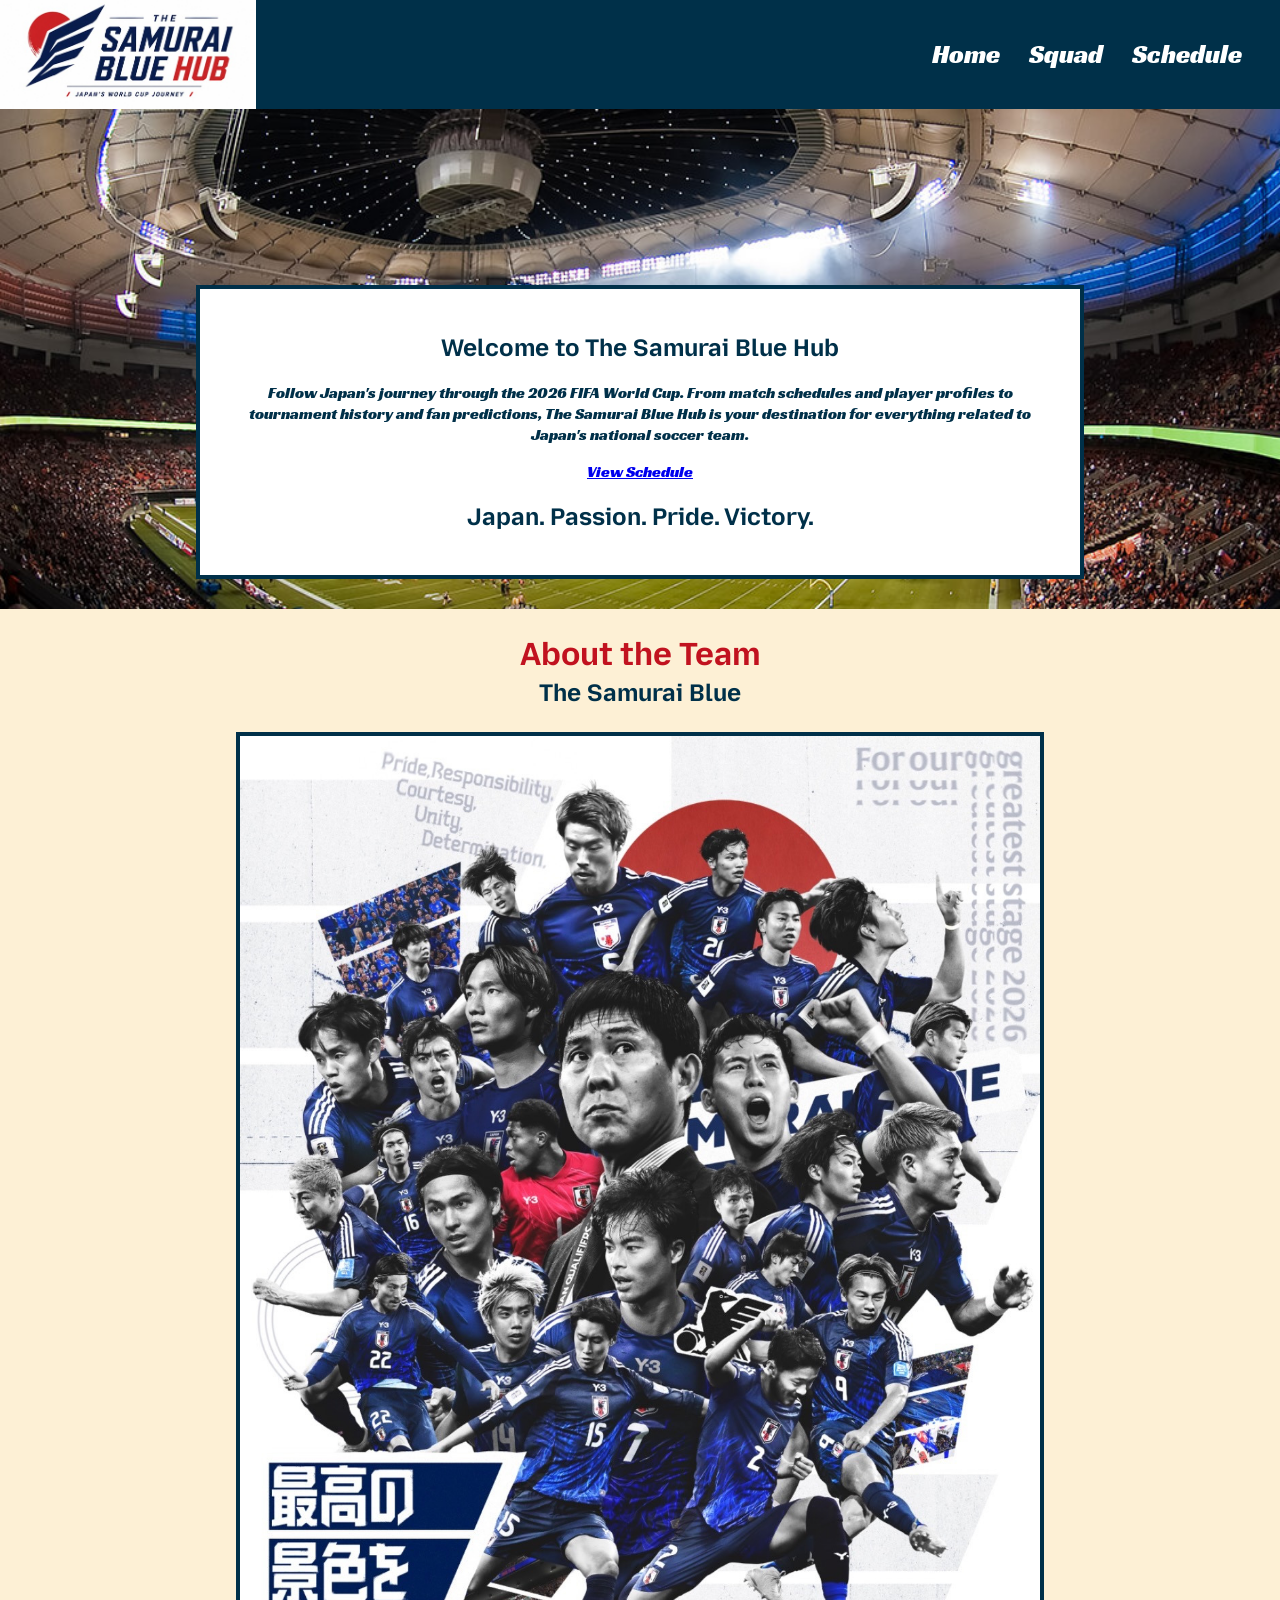
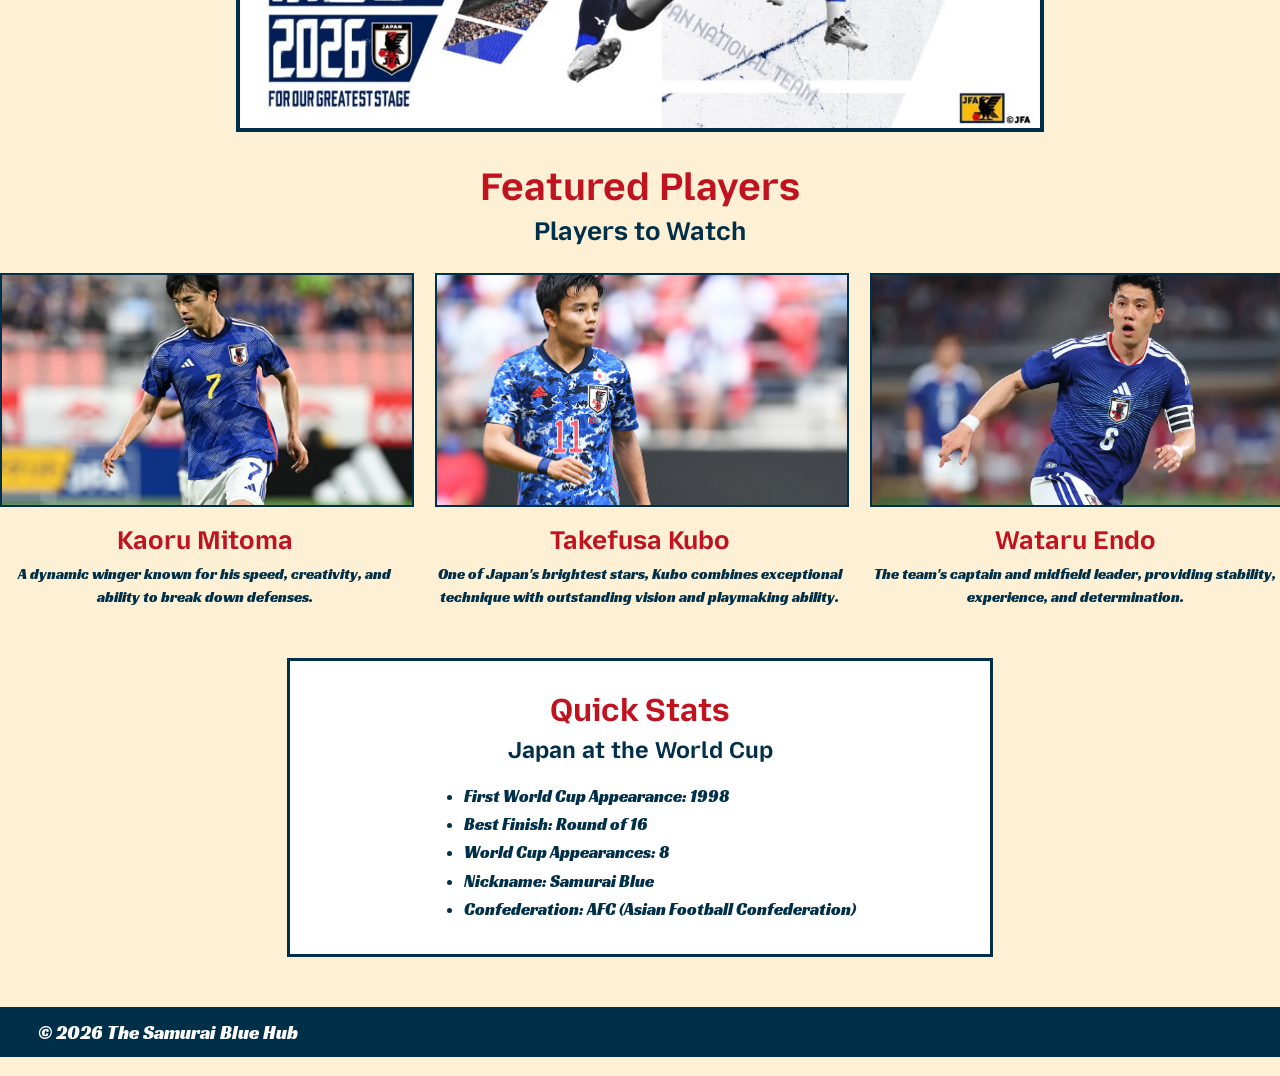
<file: index.html>
<!DOCTYPE html>
<html lang="en">
<head>
    <meta charset="UTF-8">
    <meta name="viewport" content="width=device-width, initial-scale=1.0">
    <title>The Samurai Blue Hub</title>
    <link rel="stylesheet" href="styles/style.css">
</head>

<body>
    <header>
        <img src="images/Logo.jpg" alt="The Samurai Blue Hub Logo">

        <nav>
            <a href="index.html">Home</a>
            <a href="squad.html">Squad</a>
            <a href="schedule.html">Schedule</a>
            <!-- Verify other pages -->
        </nav>
    </header>

    <main>

    <section class="hero">
        <img src="images/BC_Place.jpg" alt="BC Place Stadium">
       
       <div class="hero-text">
        <h1>Welcome to The Samurai Blue Hub</h1>
        <p>Follow Japan's journey through the 2026 FIFA World Cup. From match schedules and player profiles to tournament history and fan predictions, The Samurai Blue Hub is your destination for everything related to Japan's national soccer team.</p>
        <a href="schedule.html">View Schedule</a>
        <h2>Japan. Passion. Pride. Victory.</h2>
       </div>

    </section>

    <section class="about-the-team">
        <h2>About the Team</h2>
        <h3>The Samurai Blue</h3>
        <img src="images/Japan_FIFA_Team_2026.jpg" alt="Japan FIFA Team 2026">

    </section>

   <section class="featured-players">
    <h2>Featured Players</h2>
    <h3>Players to Watch</h3>

    <div class="home-player-grid">

        <article class="home-player-card">
            <img src="images/kaoru_mitoma.jpg" alt="Kaoru Mitoma">
            <h4>Kaoru Mitoma</h4>
            <p>A dynamic winger known for his speed, creativity, and ability to break down defenses.</p>
        </article>

        <article class="home-player-card">
            <img src="images/Takefusa_Kubo.jpg" alt="Takefusa Kubo">
            <h4>Takefusa Kubo</h4>
            <p>One of Japan's brightest stars, Kubo combines exceptional technique with outstanding vision and playmaking ability.</p>
        </article>

        <article class="home-player-card">
            <img src="images/Wataru_Endo.jpg" alt="Wataru Endo">
            <h4>Wataru Endo</h4>
            <p>The team's captain and midfield leader, providing stability, experience, and determination.</p>
        </article>

    </div>
</section>

    <section class="quick-stats">
        <h2>Quick Stats</h2>
        <h3>Japan at the World Cup</h3>
        <ul>
            <li>First World Cup Appearance: 1998</li>
            <li>Best Finish: Round of 16</li>
            <li>World Cup Appearances: 8</li>
            <li>Nickname: Samurai Blue</li>
            <li>Confederation: AFC (Asian Football Confederation)</li>
        </ul>
    </section>

    </main>

<footer>
    <p>&copy; 2026 The Samurai Blue Hub</p>
</footer>
</body>
</html>
</file>
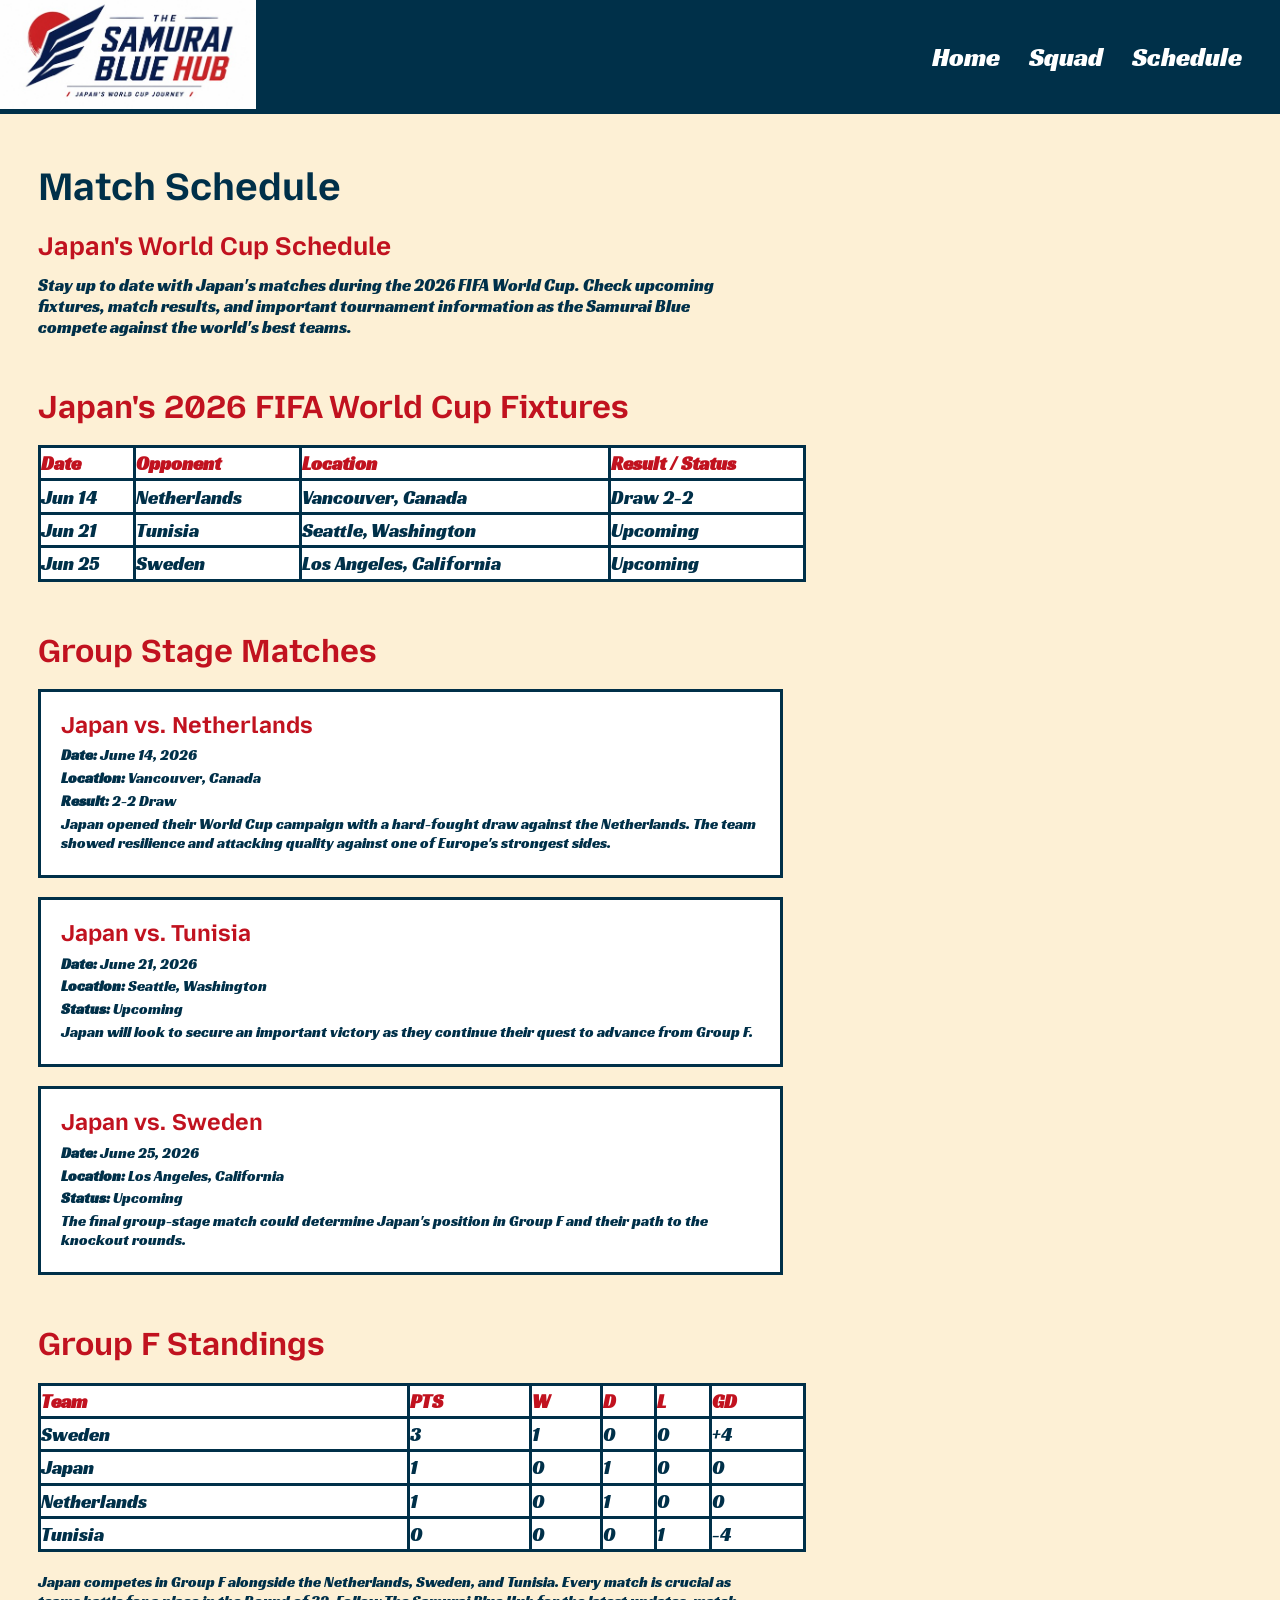
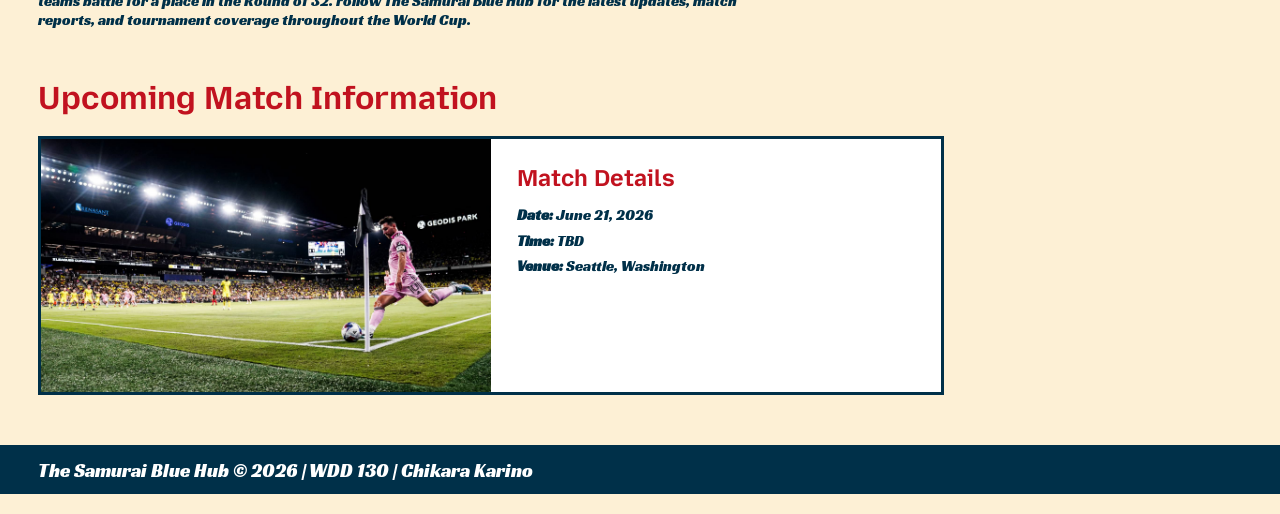
<file: schedule.html>
<!DOCTYPE html>
<html lang="en">
<head>
    <meta charset="UTF-8">
    <meta name="viewport" content="width=device-width, initial-scale=1.0">
    <title>Schedule</title>
    <link rel="stylesheet" href="styles/style.css">
</head>
<body>

    <header>
        <div class="logo">
            <img src="images/Logo.jpg" alt="The Samurai Blue Hub Logo">
        </div>
        <nav>
            <a href="index.html">Home</a>
            <a href="squad.html">Squad</a>
            <a href="schedule.html">Schedule</a>
        </nav>
    </header>

    <main>

        <section class="page-intro">
            <h1>Match Schedule</h1>
            <h2>Japan's World Cup Schedule</h2>
            <p>Stay up to date with Japan's matches during the 2026 FIFA World Cup. Check upcoming fixtures, match results, and important tournament information as the Samurai Blue compete against the world's best teams.</p>
        </section>

        <section class="fixtures">
            <h2>Japan's 2026 FIFA World Cup Fixtures</h2>
            <table>
                <thead>
                    <tr>
                        <th>Date</th>
                        <th>Opponent</th>
                        <th>Location</th>
                        <th>Result / Status</th>
                    </tr>
                </thead>
                <tbody>
                    <tr>
                        <td>Jun 14</td>
                        <td>Netherlands</td>
                        <td>Vancouver, Canada</td>
                        <td>Draw 2-2</td>
                    </tr>
                    <tr>
                        <td>Jun 21</td>
                        <td>Tunisia</td>
                        <td>Seattle, Washington</td>
                        <td>Upcoming</td>
                    </tr>
                    <tr>
                        <td>Jun 25</td>
                        <td>Sweden</td>
                        <td>Los Angeles, California</td>
                        <td>Upcoming</td>
                    </tr>
                </tbody>
            </table>
        </section>

        <section class="match-details">
            <h2>Group Stage Matches</h2>

            <article>
                <h3>Japan vs. Netherlands</h3>
                <p><strong>Date:</strong> June 14, 2026</p>
                <p><strong>Location:</strong> Vancouver, Canada</p>
                <p><strong>Result:</strong> 2-2 Draw</p>
                <p>Japan opened their World Cup campaign with a hard-fought draw against the Netherlands. The team showed resilience and attacking quality against one of Europe's strongest sides.</p>
            </article>

            <article>
                <h3>Japan vs. Tunisia</h3>
                <p><strong>Date:</strong> June 21, 2026</p>
                <p><strong>Location:</strong> Seattle, Washington</p>
                <p><strong>Status:</strong> Upcoming</p>
                <p>Japan will look to secure an important victory as they continue their quest to advance from Group F.</p>
            </article>

            <article>
                <h3>Japan vs. Sweden</h3>
                <p><strong>Date:</strong> June 25, 2026</p>
                <p><strong>Location:</strong> Los Angeles, California</p>
                <p><strong>Status:</strong> Upcoming</p>
                <p>The final group-stage match could determine Japan's position in Group F and their path to the knockout rounds.</p>
            </article>
        </section>

        <section class="standings">
            <h2>Group F Standings</h2>
            <table>
                <thead>
                    <tr>
                        <th>Team</th>
                        <th>PTS</th>
                        <th>W</th>
                        <th>D</th>
                        <th>L</th>
                        <th>GD</th>
                    </tr>
                </thead>
                <tbody>
                    <tr>
                        <td>Sweden</td>
                        <td>3</td>
                        <td>1</td>
                        <td>0</td>
                        <td>0</td>
                        <td>+4</td>
                    </tr>
                    <tr>
                        <td>Japan</td>
                        <td>1</td>
                        <td>0</td>
                        <td>1</td>
                        <td>0</td>
                        <td>0</td>
                    </tr>
                    <tr>
                        <td>Netherlands</td>
                        <td>1</td>
                        <td>0</td>
                        <td>1</td>
                        <td>0</td>
                        <td>0</td>
                    </tr>
                    <tr>
                        <td>Tunisia</td>
                        <td>0</td>
                        <td>0</td>
                        <td>0</td>
                        <td>1</td>
                        <td>-4</td>
                    </tr>
                </tbody>
            </table>
            <p>Japan competes in Group F alongside the Netherlands, Sweden, and Tunisia. Every match is crucial as teams battle for a place in the Round of 32. Follow The Samurai Blue Hub for the latest updates, match reports, and tournament coverage throughout the World Cup.</p>
        </section>

        <section class="upcoming-match">
            <h2>Upcoming Match Information</h2>
            <div class="match-info">
                <img src="images/schedule-stadiumimage.jpeg" alt="Stadium photo">
                <div>
                    <h3>Match Details</h3>
                    <p><strong>Date:</strong> June 21, 2026</p>
                    <p><strong>Time:</strong> TBD</p>
                    <p><strong>Venue:</strong> Seattle, Washington</p>
                </div>
            </div>
        </section>

    </main>

    <footer>
        <p>The Samurai Blue Hub &copy; 2026 | WDD 130 | Chikara Karino</p>
    </footer>

</body>
</html>
</file>
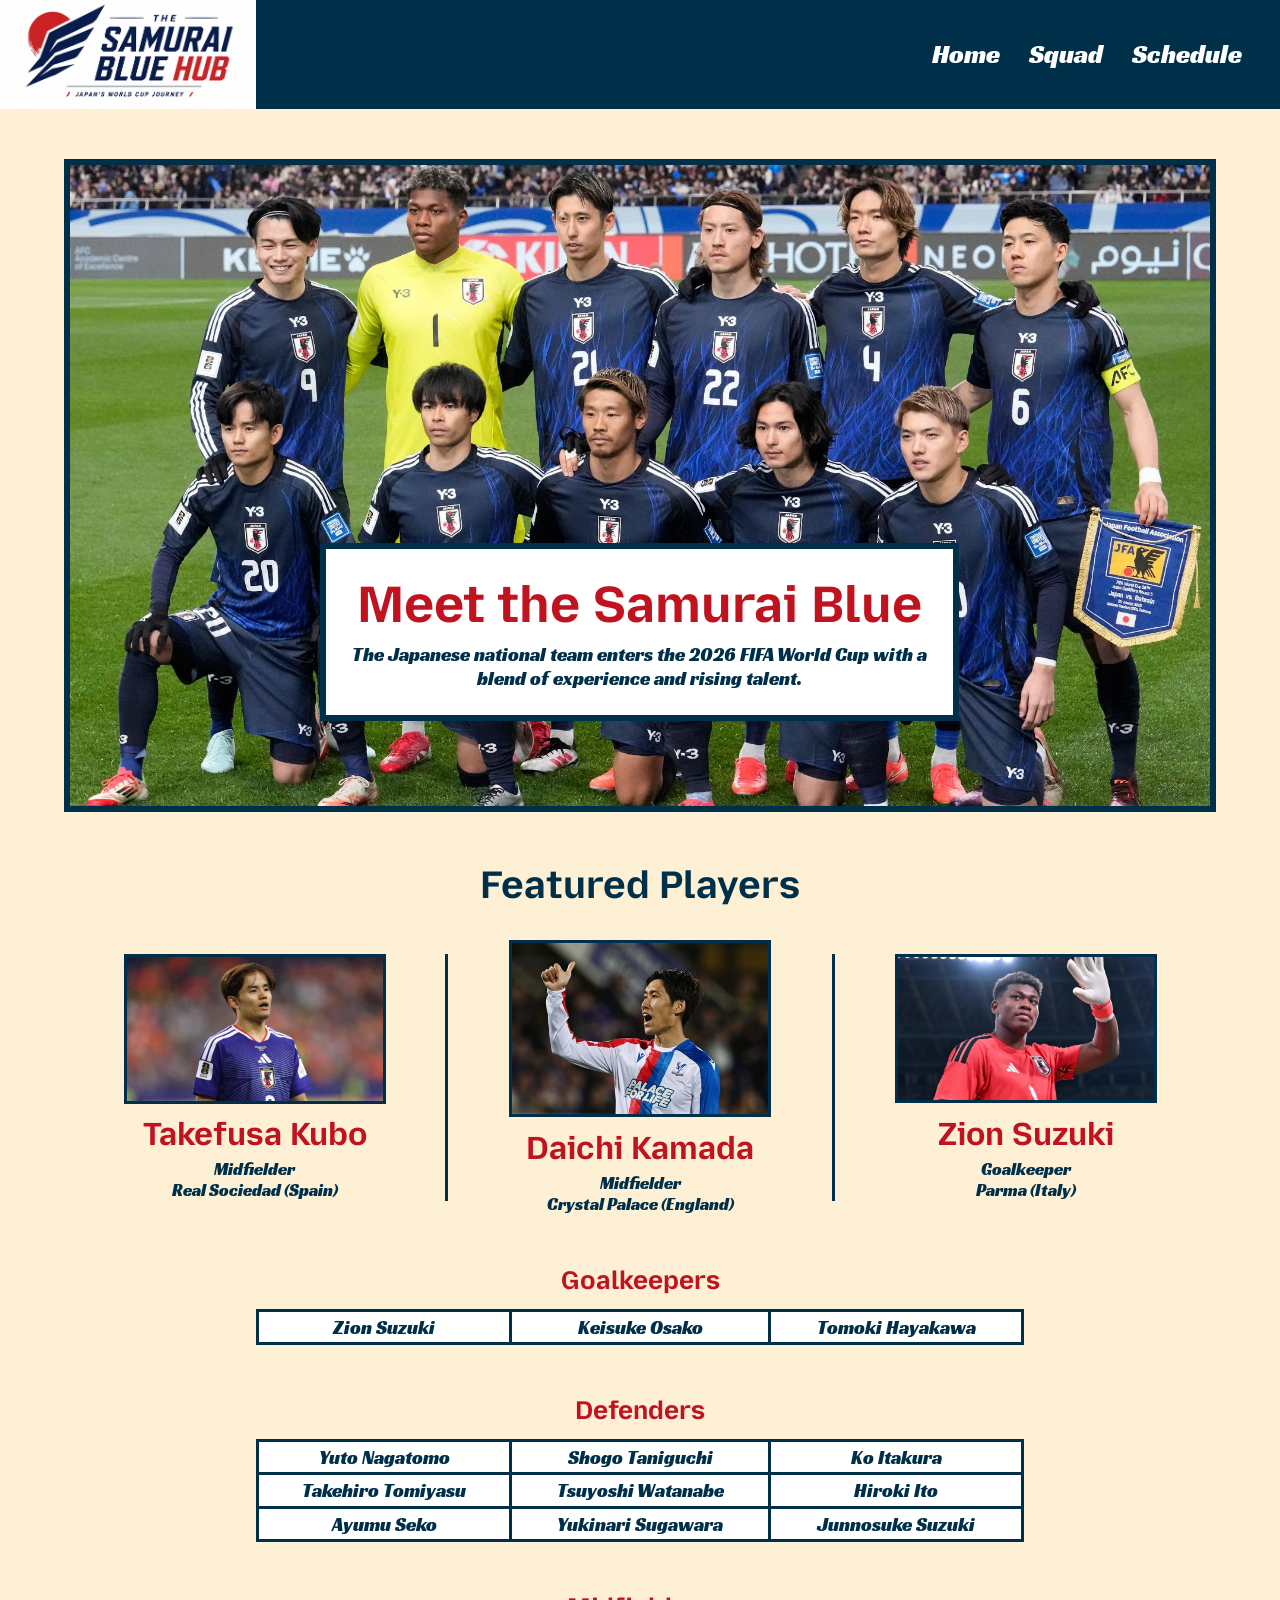
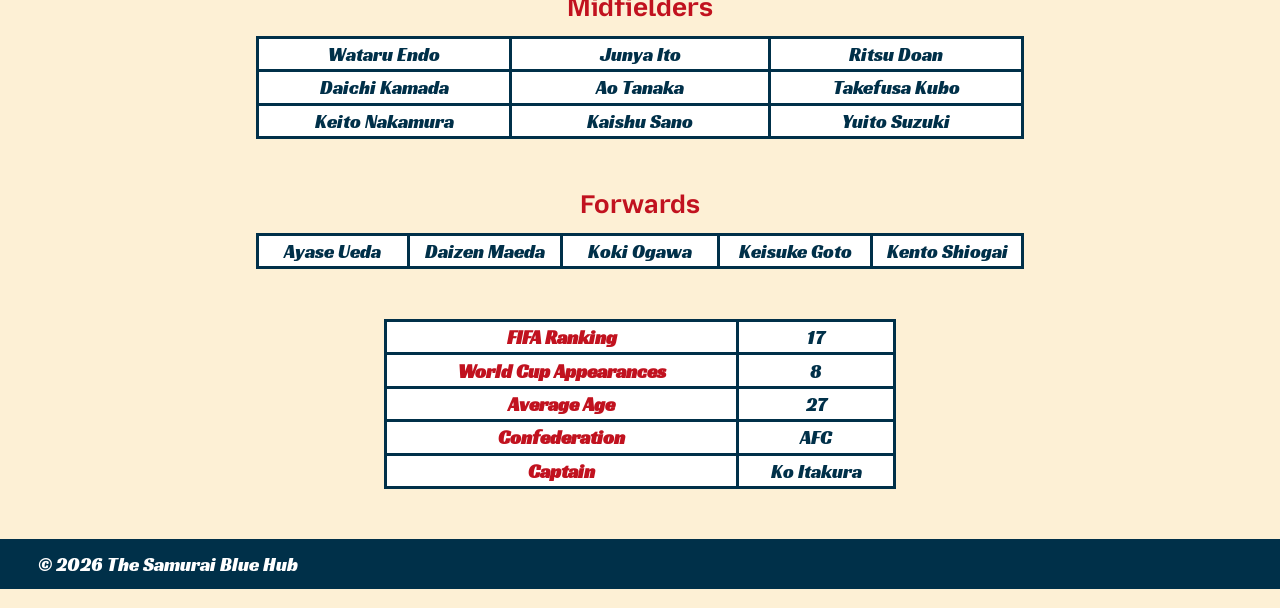
<file: squad.html>
<!DOCTYPE html>
<html lang="en">
<head>
    <meta charset="UTF-8">
    <meta name="viewport" content="width=device-width, initial-scale=1.0">
    <title>Squad</title>
    <link rel="stylesheet" href="styles/style.css">
</head>
<body>
    <header>
        <img src="images/Logo.jpg" alt="The Samurai Blue Hub Logo">

        <nav>
            <a href="index.html">Home</a>
            <a href="squad.html">Squad</a>
            <a href="schedule.html">Schedule</a>
            <!-- Verify other pages -->
        </nav>
    </header>
    <main>
        <section class="squad">
            <img src="images/squad.jpg" alt="Team Photo">
            <div class="squad-text">
                <h1>Meet the Samurai Blue</h1>
                <p>The Japanese national team enters the 2026 FIFA World Cup with a blend of experience and rising talent.</p>
            </div>
        </section>
        <section class="featured">
            <h2>Featured Players</h2>
            <div class="player-grid">
                <div class="player-card" id="left-card">
                    <img src="images/squad-kubo.jpg" alt="Takefusa Kubo Photo">
                    <h3>Takefusa Kubo</h3>
                    <p>Midfielder</p>
                    <p>Real Sociedad (Spain)</p>
                </div>
                <div class="player-card" id="middle-card">
                    <img src="images/squad-kamada.jpg" alt="Daichi Kamada Photo">
                    <h3>Daichi Kamada</h3>
                    <p>Midfielder</p>
                    <p>Crystal Palace (England)</p>
                </div>
                <div class="player-card" id="right-card">
                    <img src="images/squad-suzuki.webp" alt="Zion Suzuki Photo">
                    <h3>Zion Suzuki</h3>
                    <p>Goalkeeper</p>
                    <p>Parma (Italy)</p>
                </div>
            </div>
        </section>
        <section class="goalkeepers">
            <h3>Goalkeepers</h3>
            <div class="gk-grid">
                <p class="top-left">Zion Suzuki</p>
                <p class="top-middle">Keisuke Osako</p>
                <p class="top-right">Tomoki Hayakawa</p>
            </div>
        </section>
        <section class="defenders">
            <h3>Defenders</h3>
            <div class="df-grid">
                <p class="top-left">Yuto Nagatomo</p>
                <p class="top-middle">Shogo Taniguchi</p>
                <p class="top-right">Ko Itakura</p>
                <p class="mid-left">Takehiro Tomiyasu</p>
                <p class="mid-middle">Tsuyoshi Watanabe</p>
                <p class="mid-right">Hiroki Ito</p>
                <p class="bottom-left">Ayumu Seko</p>
                <p class="bottom-middle">Yukinari Sugawara</p>
                <p class="bottom-right">Junnosuke Suzuki</p>
            </div>
        </section>
        <section class="midfielders">
            <h3>Midfielders</h3>
            <div class="mf-grid">
                <p class="top-left">Wataru Endo</p>
                <p class="top-middle">Junya Ito</p>
                <p class="top-right">Ritsu Doan</p>
                <p class="mid-left">Daichi Kamada</p>
                <p class="mid-middle">Ao Tanaka</p>
                <p class="mid-right">Takefusa Kubo</p>
                <p class="bottom-left">Keito Nakamura</p>
                <p class="bottom-middle">Kaishu Sano</p>
                <p class="bottom-right">Yuito Suzuki</p>
            </div>
        </section>
        <section class="forwards">
            <h3>Forwards</h3>
            <div class="fw-grid">
                <p class="top-left">Ayase Ueda</p>
                <p class="top-sec-left">Daizen Maeda</p>
                <p class="top-middle">Koki Ogawa</p>
                <p class="top-sec-right">Keisuke Goto</p>
                <p class="top-right">Kento Shiogai</p>
            </div>
        </section>
        <section class="stats">
            <table>
                <tr>
                    <th>FIFA Ranking</td>
                    <td>17</td>
                </tr>
                <tr>
                    <th>World Cup Appearances</td>
                    <td>8</td>
                </tr>
                <tr>
                    <th>Average Age</td>
                    <td>27</td>
                </tr>
                <tr>
                    <th>Confederation</td>
                    <td>AFC</td>
                </tr>
                <tr>
                    <th>Captain</td>
                    <td>Ko Itakura</td>
                </tr>
            </table>
        </section>
    </main>
    <footer>
        <p>&copy; 2026 The Samurai Blue Hub</p>
    </footer>
</body>
</html>
</file>
<file: styles/style.css>
/*Primary #003049
Secondary #FDF0D5
Accent 1  #C1121F
Accent 2  #White 

Heading: Mozilla Text
Paragraph: Racing Sans One */

@import url('https://fonts.googleapis.com/css?family=Mozilla+Text&display=swap');
@import url('https://fonts.googleapis.com/css?family=Racing+Sans+One&display=swap');

h1,
h2,
h3,
h4 {
    font-family: "Mozilla Text", serif;
}

body {
    margin: 0;
    background-color: #fdf0d5;
    color: #003049;
    font-family: "Racing Sans One", sans-serif;
}

header {
    background-color: #003049;
}

nav a {
    color: white;
}

footer {
    background-color: #003049;
    color: white;
}

/* Squad Page */

header {
    display: flex;
    align-items: center;
}

header img {
    width: 20vw;
    height: 8.5vw;
    object-fit: cover;
}

nav {
    margin-left: auto;
    margin-right: 3vw;
}

nav a {
    font-size: 2vw;
    text-decoration: none;
    margin-left: 2vw;
}

nav a:hover {
    color: #C1121F;
}

.squad {
    display: flex;
    flex-direction: column;
    position: relative;
}

.squad, .featured, .goalkeepers, .defenders, .midfielders, .forwards, .stats {
    width: 90vw;
    margin: 50px auto;
    text-align: center;
}

.squad img {
    border: 0.5vw solid #003049;
}

.squad-text {
    display: flex;
    flex-direction: column;
    background: white;
    position: absolute;
    top: 30vw;
    left: 20vw;
    width: 45vw;
    text-align: center;
    border: 0.5vw solid #003049;
    padding: 2vw 2vw;
}

.squad-text h1 {
    font-size: 4vw;
    color: #C1121F;
    margin: 0 0 0.5vw 0;
}

.squad-text p {
    font-size: 1.5vw;
    margin: 0;
}

.featured h2 {
    font-size: 3vw;
}

.player-grid {
    display: grid;
    grid-template-columns: 1fr 1fr 1fr;
    align-items: center;
    justify-content: center;
    text-align: center;
}

.player-card img {
    width: 20vw;
    border: 0.25vw solid #003049;
}

.player-card h3 {
    font-size: 2.5vw;
    color: #C1121F;
    margin: 0.5vw 0;
}

.player-card p {
    font-size: 1.3vw;
    margin: 0;
}

#left-card {
    border-right: 0.25vw solid #003049;
}

#right-card {
    border-left: 0.25vw solid #003049;
}

.goalkeepers h3, .defenders h3, .midfielders h3, .forwards h3 {
    font-size: 2vw;
    color: #C1121F;
    margin: 0;
    margin-bottom: 1vw;
}

.gk-grid, .df-grid, .mf-grid {
    display: grid;
    grid-template-columns: 1fr 1fr 1fr;
    width: 60vw;
    margin: 0 auto;
    padding: 0;
}

.fw-grid {
    display: grid;
    grid-template-columns: repeat(5, 1fr);
    width: 60vw;
    justify-self: center;
    margin: 0 auto;
}

.gk-grid p, .df-grid p, .mf-grid p, .fw-grid p {
    font-size: 1.5vw;
    background: white;
    margin: 0;
    padding: 0.25vw 0;
}

.top-left, .top-right, .bottom-left, .bottom-right {
    border: 0.25vw solid #003049;
}

.top-middle, .bottom-middle {
    border-top: 0.25vw solid #003049;
    border-bottom: 0.25vw solid #003049;
}

.mid-left, .mid-right {
    border-left: 0.25vw solid #003049;
    border-right: 0.25vw solid #003049;
}

.top-sec-left {
    border-top: 0.25vw solid #003049;
    border-bottom: 0.25vw solid #003049;
    border-right: 0.25vw solid #003049;
}

.top-sec-right {
    border-top: 0.25vw solid #003049;
    border-bottom: 0.25vw solid #003049;
    border-left: 0.25vw solid #003049;
}

table {
    background: white;
    width: 40vw;
    margin: 0 auto;
    border-collapse: collapse;
}

th {
    color: #C1121F;
}

th, td {
    font-size: 1.5vw;
    border: 0.25vw solid #003049;
    padding: 0.25vw 0;
}

footer p {
    font-size: 1.5vw;
    margin-left: 2vw;
    padding: 1vw;
}








/* Schedule Page */

.page-intro,
.fixtures,
.match-details,
.standings,
.upcoming-match {
    width: 90vw;
    max-width: 1000px;
    margin: 50px 0 50px 3vw;
    text-align: left;
}

.page-intro h1 {
    font-size: 3vw;
    color: #003049;
    margin-bottom: 0.5vw;
}

.page-intro h2 {
    font-size: 2vw;
    color: #C1121F;
    margin-bottom: 1vw;
}

.page-intro p {
    font-size: 1.3vw;
    max-width: 700px;
    margin: 0;
}

.fixtures h2,
.match-details h2,
.standings h2,
.upcoming-match h2 {
    font-size: 2.5vw;
    color: #C1121F;
    margin-bottom: 1.5vw;
}

.fixtures table,
.standings table {
    margin: 0;
    width: 60vw;
}

.match-details article {
    background: white;
    border: 0.25vw solid #003049;
    padding: 1.5vw;
    margin: 0 0 1.5vw;
    max-width: 700px;
    text-align: left;
}

.match-details h3 {
    font-size: 1.8vw;
    color: #C1121F;
    margin: 0 0 0.5vw;
}

.match-details p {
    font-size: 1.2vw;
    margin: 0.3vw 0;
}

.standings p {
    font-size: 1.2vw;
    max-width: 700px;
    margin: 1.5vw 0 0;
}

.match-info {
    display: grid;
    grid-template-columns: 1fr 1fr;
    max-width: 900px;
    margin: 0;
    border: 0.25vw solid #003049;
    text-align: left;
}

.match-info img {
    width: 100%;
    height: 100%;
    object-fit: cover;
    display: block;
}

.match-info > div {
    background: white;
    padding: 2vw;
}

.match-info h3 {
    font-size: 1.8vw;
    color: #C1121F;
    margin: 0 0 1vw;
}

.match-info p {
    font-size: 1.2vw;
    margin: 0.5vw 0;
}









@media screen and (max-width: 700px) {
    header img {
        width: 35vw;
        height: 14.9vw;
    }

    nav {
        margin-right: 4vw;
    }

    nav a {
        font-size: 4.5vw;
        margin-left: 3vw;
    }

    .squad, .featured, .goalkeepers, .defenders, .midfielders, .forwards, .stats {
        width: 100%;
    }

    .squad-text {
        top: 33vw;
        left: 8vw;
        width: 80vw;
    }

    .squad-text h1 {
        font-size: 6.5vw;
    }

    .squad-text p {
        font-size: 3vw;
    }

    .featured h2 {
        font-size: 5.5vw;
        margin: 0;
    }

    .player-grid {
        grid-template-columns: 1fr;
    }
    
    .player-card {
        padding: 3vw;
    }

    .player-card img {
        width: 70vw;
        border: 0.5vw solid #003049;
    }

    .player-card h3 {
        font-size: 4.5vw;
    }

    .player-card p {
        font-size: 3.3vw;
    }

    #left-card {
        border-right: none;
        border-bottom: 0.5vw solid #003049;
    }

    #right-card {
        border-left: none;
        border-top: 0.5vw solid #003049;
        padding-bottom: 0;
    }

    .goalkeepers h3, .defenders h3, .midfielders h3, .forwards h3 {
        font-size: 4.5vw;
        margin-bottom: 1vw;
    }

    .gk-grid, .df-grid, .mf-grid, .fw-grid {
        width: 100%;
    }

    .gk-grid p, .df-grid p, .mf-grid p, .fw-grid p {
        font-size: 2.9vw;
        padding: 0.25vw 0.25vw;
    }

    .top-left, .top-right, .bottom-left, .bottom-right {
        border: 0.5vw solid #003049;
    }

    .top-middle, .bottom-middle {
        border-top: 0.5vw solid #003049;
        border-bottom: 0.5vw solid #003049;
    }

    .mid-left, .mid-right {
        border-left: 0.5vw solid #003049;
        border-right: 0.5vw solid #003049;
    }

    .top-sec-left {
        border-top: 0.5vw solid #003049;
        border-bottom: 0.5vw solid #003049;
        border-right: 0.5vw solid #003049;
    }

    .top-sec-right {
        border-top: 0.5vw solid #003049;
        border-bottom: 0.5vw solid #003049;
        border-left: 0.5vw solid #003049;
    }

    table {
        width: 66.67vw;
        margin: 50px auto;
    }

    th, td {
        font-size: 2.9vw;
        border: 0.5vw solid #003049;
        padding: 0.25vw 0.25vw;
    }

    footer p {
        font-size: 3vw;
        padding: 3vw;
    }


    /*Schedule*/
    .page-intro h1 {
        font-size: 6vw;
    }

    .page-intro h2 {
        font-size: 4.5vw;
    }

    .page-intro p {
        font-size: 3.3vw;
        max-width: 90vw;
    }

    .fixtures h2,
    .match-details h2,
    .standings h2,
    .upcoming-match h2 {
        font-size: 5vw;
    }

    .fixtures table,
    .standings table {
        width: 90vw;
    }

    .match-details article {
        max-width: 90vw;
        padding: 4vw;
    }

    .match-details h3 {
        font-size: 4vw;
    }

    .match-details p {
        font-size: 3vw;
    }

    .standings p {
        font-size: 3vw;
        max-width: 90vw;
    }

    .match-info {
        grid-template-columns: 1fr;
        max-width: 90vw;
    }

    .match-info > div {
        padding: 4vw;
    }

    .match-info h3 {
        font-size: 4vw;
    }

    .match-info p {
        font-size: 3vw;
    }
   

/*Home Page */

.home-player-grid {
    grid-template-columns: 1fr;
}

.home-player-card {
    padding: 4vw;
}

.home-player-card img {
    height: 60vw;
}

.home-player-card h4 {
    font-size: 5vw;
}
   .home-player-card p {
    font-size: 3.5vw;
   }
}

/* Home Page */

.about-the-team {
    text-align: center;
}

.about-the-team h2 {
    color: #C1121F;
    font-size: 32px;
    margin-bottom: 5px;
}

.about-the-team h3 {
    font-size: 24px;
    margin-top: 0;
}

.about-the-team img {
    width: 75%;
    max-width: 800px;
    display: block;
    margin: 25px auto;
    border: 4px solid #003049;
}
.featured-players {
    text-align: center;
}

.featured-players h2 {
    color: #C1121F;
    font-size: 3vw;
    margin-bottom: .5vw;
}

.featured-players h3 {
    font-size: 2vw;
    margin-top: 0;
    margin-bottom: 2vw;
}

.home-player-grid {
    display: grid;
    grid-template-columns: repeat(3, 1fr);
    gap: 2vw;
}

.home-player-card img {
    width: 100%;
    height: 18vw;
    object-fit: cover;
    border: .2vw solid #003049;
}

.home-player-card h4 {
    color: #C1121F;
    font-size: 2vw;
    margin: 1vw 0 .5vw;
}

.home-player-card p {
    font-size: 1.2vw;
    line-height: 1.5;
    margin: 0;
}

.quick-stats {
    width: 50%;
    max-width: 700px;
    margin: 50px auto;
    padding: 30px;
    background-color: white;
    border: 0.25vw solid #003049;
    text-align: center;
}

.quick-stats h2 {
    color: #C1121F;
    font-size: 2.5vw;
    margin: 0 0 0.5vw;
    text-align: center;
}

.quick-stats h3 {
    font-size: 1.8vw;
    margin: 0 0 1.5vw;
    text-align: center;
}

.quick-stats ul {
    display: inline-block;
    text-align: left;
    font-size: 1.3vw;
    line-height: 1.7;
    margin: 0;
}

footer {
    margin-top: 50px;
}

.hero img {
    width: 100%;
    height: 500px;
    object-fit: cover;
    display: block;
}

.hero {
    position: relative;
}

.hero-text {
    position: absolute;
    left: 50%;
    bottom: 30px;
    transform: translateX(-50%);
    width: 65%;
    background-color: white;
    border: 4px solid #003049;
    padding: 24px;
    text-align: center;
}
</file>
